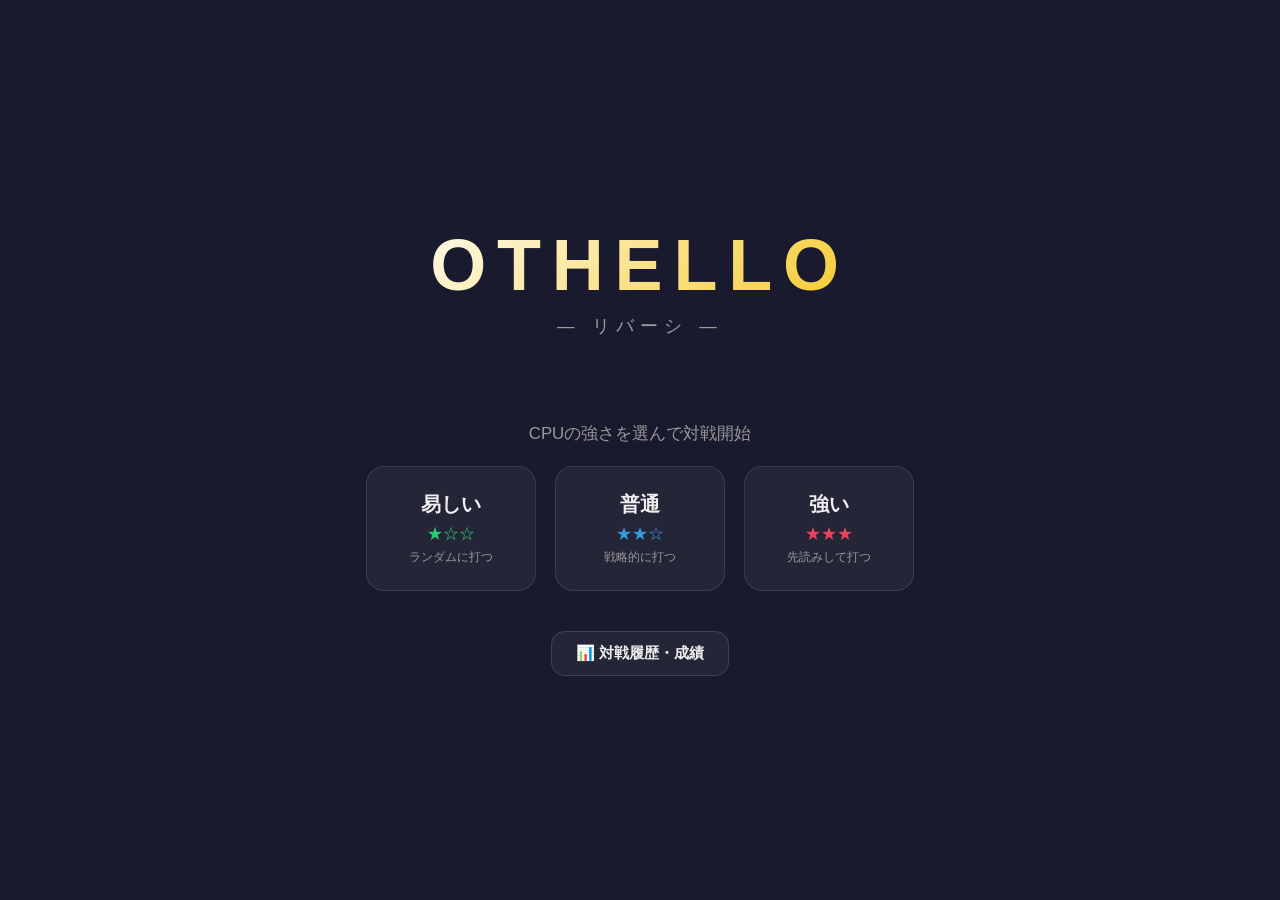
<file: index.html>
<!DOCTYPE html>
<html lang="ja">
<head>
  <meta charset="UTF-8">
  <meta name="viewport" content="width=device-width, initial-scale=1.0">
  <title>オセロ</title>
  <link rel="stylesheet" href="style.css">
  <style>
    body { justify-content: center; }

    .title-screen {
      text-align: center;
      animation: fadeIn 0.8s ease both;
    }

    .title-screen h1 {
      font-size: 4.5rem;
      font-weight: 900;
      letter-spacing: 0.15em;
      margin-bottom: 0.1em;
      background: linear-gradient(135deg, #fff 0%, var(--gold) 100%);
      -webkit-background-clip: text;
      -webkit-text-fill-color: transparent;
      background-clip: text;
    }

    .title-screen .subtitle {
      font-size: 1.1rem;
      color: var(--text-dim);
      letter-spacing: 0.35em;
      margin-bottom: 3em;
    }

    .section-label {
      font-size: 1.05rem;
      color: var(--text-dim);
      margin-bottom: 1.2em;
    }

    .difficulty-row {
      display: flex;
      gap: 1.2em;
      justify-content: center;
      flex-wrap: wrap;
      margin-bottom: 2.5em;
    }

    .diff-card {
      position: relative;
      width: 170px;
      padding: 1.5em 1.2em;
      border: 1.5px solid rgba(255,255,255,0.1);
      border-radius: 18px;
      background: var(--bg-card);
      cursor: pointer;
      transition: all 0.3s ease;
      text-decoration: none;
      color: var(--text);
      backdrop-filter: blur(4px);
    }
    .diff-card:hover {
      transform: translateY(-6px);
      box-shadow: 0 12px 35px rgba(233,69,96,0.25);
    }
    .diff-card.easy:hover   { border-color: var(--green); box-shadow: 0 12px 35px rgba(46,204,113,0.25); }
    .diff-card.normal:hover { border-color: var(--blue);  box-shadow: 0 12px 35px rgba(52,152,219,0.25); }
    .diff-card.hard:hover   { border-color: var(--accent); }

    .diff-card .name {
      font-size: 1.25rem;
      font-weight: 800;
      margin-bottom: 0.3em;
    }
    .diff-card .stars {
      font-size: 1rem;
      margin-bottom: 0.3em;
    }
    .diff-card.easy   .stars { color: var(--green); }
    .diff-card.normal .stars { color: var(--blue); }
    .diff-card.hard   .stars { color: var(--accent); }
    .diff-card .desc {
      font-size: 0.78rem;
      color: var(--text-dim);
    }

    .bottom-links {
      display: flex;
      justify-content: center;
      gap: 1em;
    }

    /* Stats mini-preview */
    .stats-preview {
      display: flex;
      gap: 1.5em;
      justify-content: center;
      margin-bottom: 2em;
      flex-wrap: wrap;
    }
    .stat-mini {
      text-align: center;
    }
    .stat-mini .num {
      font-size: 1.6rem;
      font-weight: 800;
    }
    .stat-mini .label {
      font-size: 0.75rem;
      color: var(--text-dim);
    }

    @media (max-width: 520px) {
      .title-screen h1 { font-size: 3rem; }
      .diff-card { width: 140px; padding: 1.2em 1em; }
    }
  </style>
</head>
<body>

<div class="title-screen">
  <h1>OTHELLO</h1>
  <div class="subtitle">— リバーシ —</div>

  <!-- Stats preview -->
  <div class="stats-preview" id="stats-preview"></div>

  <div class="section-label">CPUの強さを選んで対戦開始</div>
  <div class="difficulty-row">
    <a class="diff-card easy" href="game.html?d=easy">
      <div class="name">易しい</div>
      <div class="stars">★☆☆</div>
      <div class="desc">ランダムに打つ</div>
    </a>
    <a class="diff-card normal" href="game.html?d=normal">
      <div class="name">普通</div>
      <div class="stars">★★☆</div>
      <div class="desc">戦略的に打つ</div>
    </a>
    <a class="diff-card hard" href="game.html?d=hard">
      <div class="name">強い</div>
      <div class="stars">★★★</div>
      <div class="desc">先読みして打つ</div>
    </a>
  </div>

  <div class="bottom-links">
    <a class="btn" href="history.html">📊 対戦履歴・成績</a>
  </div>
</div>

<script src="storage.js"></script>
<script>
  // Show quick stats if any matches exist
  const stats = Storage.getStats();
  const el = document.getElementById('stats-preview');
  if (stats.total > 0) {
    el.innerHTML = `
      <div class="stat-mini">
        <div class="num">${stats.total}</div>
        <div class="label">対戦数</div>
      </div>
      <div class="stat-mini">
        <div class="num" style="color:var(--gold)">${stats.wins}</div>
        <div class="label">勝ち</div>
      </div>
      <div class="stat-mini">
        <div class="num" style="color:var(--accent)">${stats.losses}</div>
        <div class="label">負け</div>
      </div>
      <div class="stat-mini">
        <div class="num">${stats.winRate}%</div>
        <div class="label">勝率</div>
      </div>
    `;
  }
</script>
</body>
</html>
</file>
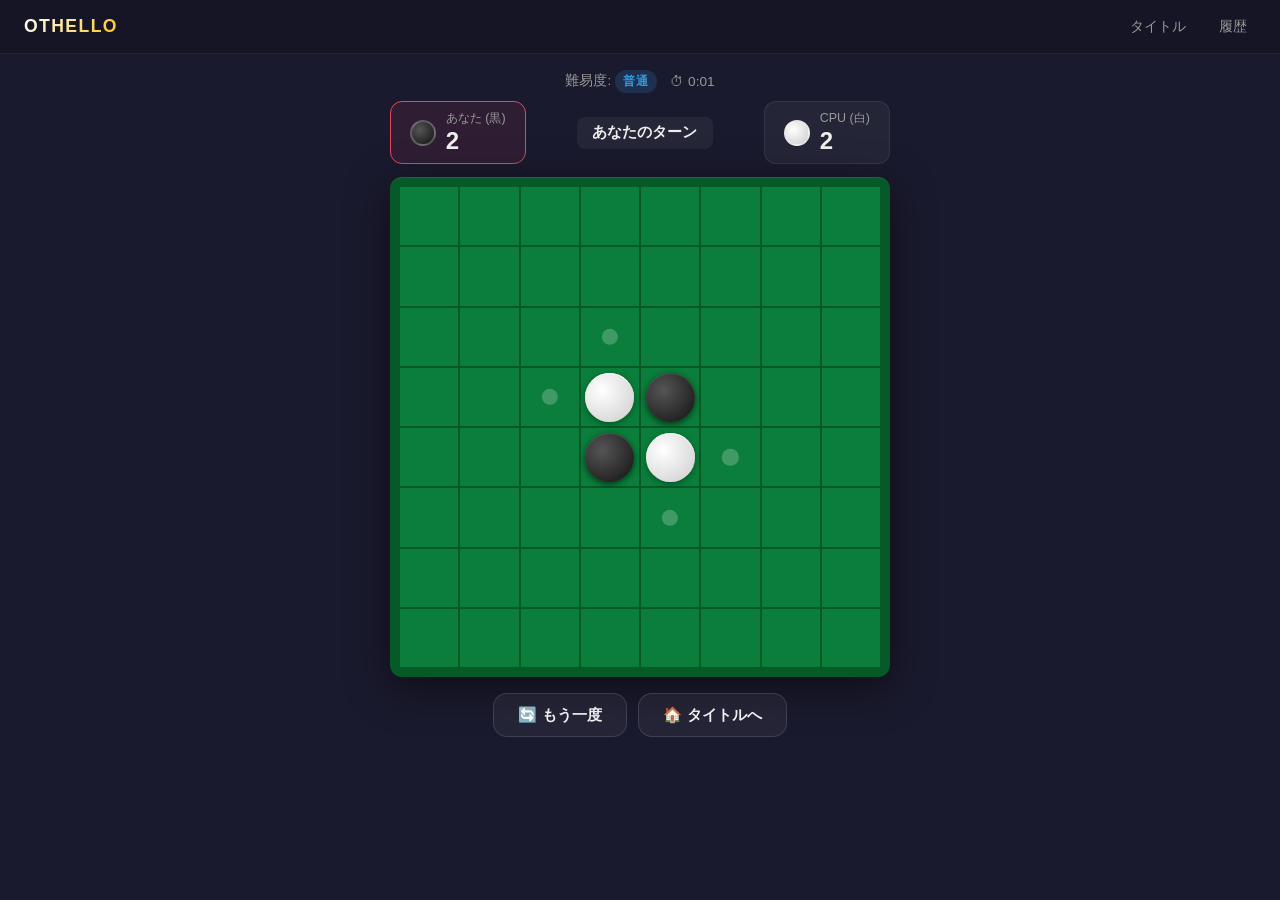
<file: game.html>
<!DOCTYPE html>
<html lang="ja">
<head>
  <meta charset="UTF-8">
  <meta name="viewport" content="width=device-width, initial-scale=1.0">
  <title>オセロ — 対戦</title>
  <link rel="stylesheet" href="style.css">
  <style>
    body { justify-content: flex-start; }

    .game-area {
      display: flex;
      flex-direction: column;
      align-items: center;
      padding: 1em 1em 2em;
      animation: fadeIn 0.5s ease both;
    }

    .game-header {
      display: flex;
      justify-content: space-between;
      align-items: center;
      width: min(82vw, 500px);
      margin-bottom: 0.8em;
      gap: 0.8em;
    }

    .turn-indicator {
      font-size: 0.95rem;
      font-weight: 600;
      padding: 0.35em 1em;
      border-radius: 8px;
      background: var(--bg-card);
      white-space: nowrap;
      text-align: center;
    }

    .game-info {
      display: flex;
      justify-content: center;
      align-items: center;
      gap: 1em;
      margin-bottom: 0.6em;
      font-size: 0.85rem;
      color: var(--text-dim);
    }

    .game-controls {
      margin-top: 1em;
      display: flex;
      gap: 0.7em;
      justify-content: center;
      flex-wrap: wrap;
    }

    @media (max-width: 520px) {
      .game-header { flex-wrap: wrap; justify-content: center; }
    }
  </style>
</head>
<body>

<!-- Nav -->
<div class="nav">
  <span class="logo">OTHELLO</span>
  <div class="nav-spacer"></div>
  <a href="index.html">タイトル</a>
  <a href="history.html">履歴</a>
</div>

<div class="game-area">
  <div class="game-info">
    <span>難易度: <span class="badge" id="diff-badge"></span></span>
    <span>⏱ <span id="timer">0:00</span></span>
  </div>

  <div class="game-header">
    <div class="score-box" id="score-black">
      <div class="stone-icon black"></div>
      <div>
        <div class="score-label">あなた (黒)</div>
        <div class="score-num" id="black-count">2</div>
      </div>
    </div>
    <div class="turn-indicator" id="turn-text">あなたのターン</div>
    <div class="score-box" id="score-white">
      <div class="stone-icon white"></div>
      <div>
        <div class="score-label">CPU (白)</div>
        <div class="score-num" id="white-count">2</div>
      </div>
    </div>
  </div>

  <div class="board-wrapper">
    <div class="board" id="board"></div>
  </div>

  <div class="game-controls">
    <button class="btn" onclick="resetGame()">🔄 もう一度</button>
    <a class="btn" href="index.html">🏠 タイトルへ</a>
  </div>
</div>

<!-- Result Overlay -->
<div class="overlay" id="result-overlay">
  <div class="result-card">
    <h2 id="result-title"></h2>
    <div class="result-score" id="result-score"></div>
    <div class="result-time" id="result-time"></div>
    <div class="buttons">
      <button class="btn primary" onclick="resetGame()">🔄 もう一度</button>
      <a class="btn" href="index.html">🏠 タイトルへ</a>
      <a class="btn" href="history.html">📊 戦績を見る</a>
    </div>
  </div>
</div>

<script src="storage.js"></script>
<script src="game.js"></script>
<script>
// ===== State =====
const params = new URLSearchParams(location.search);
const difficulty = params.get('d') || 'normal';

let board, currentPlayer, gameOver, cpuThinking;
let timerInterval, startTime, elapsedSec;

// ===== Init =====
function init() {
  // Set difficulty badge
  const badge = document.getElementById('diff-badge');
  badge.textContent = Storage.diffLabel(difficulty);
  badge.className = `badge ${difficulty}`;

  resetGame();
}

function resetGame() {
  // Close overlay
  document.getElementById('result-overlay').classList.remove('show');

  board = createBoard();
  currentPlayer = BLACK;
  gameOver = false;
  cpuThinking = false;

  // Reset timer
  clearInterval(timerInterval);
  startTime = Date.now();
  elapsedSec = 0;
  timerInterval = setInterval(updateTimer, 1000);

  renderBoard();
}

// ===== Timer =====
function updateTimer() {
  if (gameOver) return;
  elapsedSec = Math.floor((Date.now() - startTime) / 1000);
  const min = Math.floor(elapsedSec / 60);
  const sec = String(elapsedSec % 60).padStart(2, '0');
  document.getElementById('timer').textContent = `${min}:${sec}`;
}

// ===== Rendering =====
function renderBoard() {
  const el = document.getElementById('board');
  el.innerHTML = '';
  const validMoves = gameOver ? [] : getValidMoves(board, currentPlayer);
  const validSet = new Set(validMoves.map(m => `${m.r},${m.c}`));

  for (let r = 0; r < 8; r++) {
    for (let c = 0; c < 8; c++) {
      const cell = document.createElement('div');
      cell.className = 'cell';
      if (currentPlayer === BLACK && validSet.has(`${r},${c}`) && !cpuThinking) {
        cell.classList.add('hint');
      }
      if (board[r][c] !== EMPTY) {
        const piece = document.createElement('div');
        piece.className = `piece ${board[r][c] === BLACK ? 'black' : 'white'}`;
        cell.appendChild(piece);
      }
      cell.addEventListener('click', () => onCellClick(r, c));
      el.appendChild(cell);
    }
  }

  const { black, white } = countPieces(board);
  document.getElementById('black-count').textContent = black;
  document.getElementById('white-count').textContent = white;

  document.getElementById('score-black').classList.toggle('active', currentPlayer === BLACK && !gameOver);
  document.getElementById('score-white').classList.toggle('active', currentPlayer === WHITE && !gameOver);

  if (!gameOver) {
    document.getElementById('turn-text').textContent =
      currentPlayer === BLACK ? 'あなたのターン' : 'CPU思考中…';
  }
}

function animateMove(r, c, flips, player, callback) {
  const cells = document.querySelectorAll('#board .cell');
  const idx = r * 8 + c;
  const cell = cells[idx];

  // Place stone
  const piece = document.createElement('div');
  piece.className = `piece ${player === BLACK ? 'black' : 'white'} placing`;
  cell.appendChild(piece);

  // Flip stones with stagger
  setTimeout(() => {
    for (let i = 0; i < flips.length; i++) {
      const [fr, fc] = flips[i];
      const flipCell = cells[fr * 8 + fc];
      const oldPiece = flipCell.querySelector('.piece');
      if (oldPiece) {
        setTimeout(() => {
          oldPiece.classList.add('flipping');
          setTimeout(() => {
            oldPiece.className = `piece ${player === BLACK ? 'black' : 'white'}`;
          }, 190);
        }, i * 55);
      }
    }
    setTimeout(callback, flips.length * 55 + 280);
  }, 350);
}

// ===== Game Flow =====
function onCellClick(r, c) {
  if (gameOver || currentPlayer !== BLACK || cpuThinking) return;

  const flips = getFlips(board, r, c, BLACK);
  if (flips.length === 0) return;

  const result = applyMove(board, r, c, BLACK);
  board = result.board;
  currentPlayer = WHITE;
  renderBoard();

  animateMove(r, c, result.flips, BLACK, () => {
    advanceTurn();
  });
}

function advanceTurn() {
  // Check if current player can move
  if (getValidMoves(board, currentPlayer).length === 0) {
    if (getValidMoves(board, -currentPlayer).length === 0) {
      endGame();
      return;
    }
    // Pass
    currentPlayer = -currentPlayer;
    if (getValidMoves(board, currentPlayer).length === 0) {
      endGame();
      return;
    }
  }

  renderBoard();

  if (currentPlayer === WHITE && !gameOver) {
    cpuThinking = true;
    renderBoard();
    setTimeout(cpuTurn, 350);
  }
}

function cpuTurn() {
  const move = getAiMove(board, difficulty);
  if (!move) {
    cpuThinking = false;
    currentPlayer = BLACK;
    advanceTurn();
    return;
  }

  const result = applyMove(board, move.r, move.c, WHITE);
  board = result.board;
  currentPlayer = BLACK;
  renderBoard();

  animateMove(move.r, move.c, result.flips, WHITE, () => {
    cpuThinking = false;
    advanceTurn();
  });
}

function endGame() {
  gameOver = true;
  clearInterval(timerInterval);
  updateTimer();
  renderBoard();

  const { black, white } = countPieces(board);

  let resultKey, title, titleColor;
  if (black > white) {
    resultKey = 'win';
    title = '🎉 あなたの勝ち！';
    titleColor = '#f5c518';
  } else if (white > black) {
    resultKey = 'lose';
    title = '😢 CPUの勝ち…';
    titleColor = '#e94560';
  } else {
    resultKey = 'draw';
    title = '🤝 引き分け';
    titleColor = '#eee';
  }

  document.getElementById('turn-text').textContent = '対局終了';

  // Save to history
  Storage.saveMatch({
    difficulty,
    playerScore: black,
    cpuScore: white,
    result: resultKey,
    durationSec: elapsedSec,
  });

  // Show overlay
  const titleEl = document.getElementById('result-title');
  titleEl.textContent = title;
  titleEl.style.color = titleColor;
  document.getElementById('result-score').textContent = `⚫ ${black}  —  ${white} ⚪`;

  const min = Math.floor(elapsedSec / 60);
  const sec = String(elapsedSec % 60).padStart(2, '0');
  document.getElementById('result-time').textContent = `対局時間: ${min}:${sec}`;

  setTimeout(() => {
    document.getElementById('result-overlay').classList.add('show');
  }, 500);
}

// ===== Start =====
init();
</script>

</body>
</html>
</file>
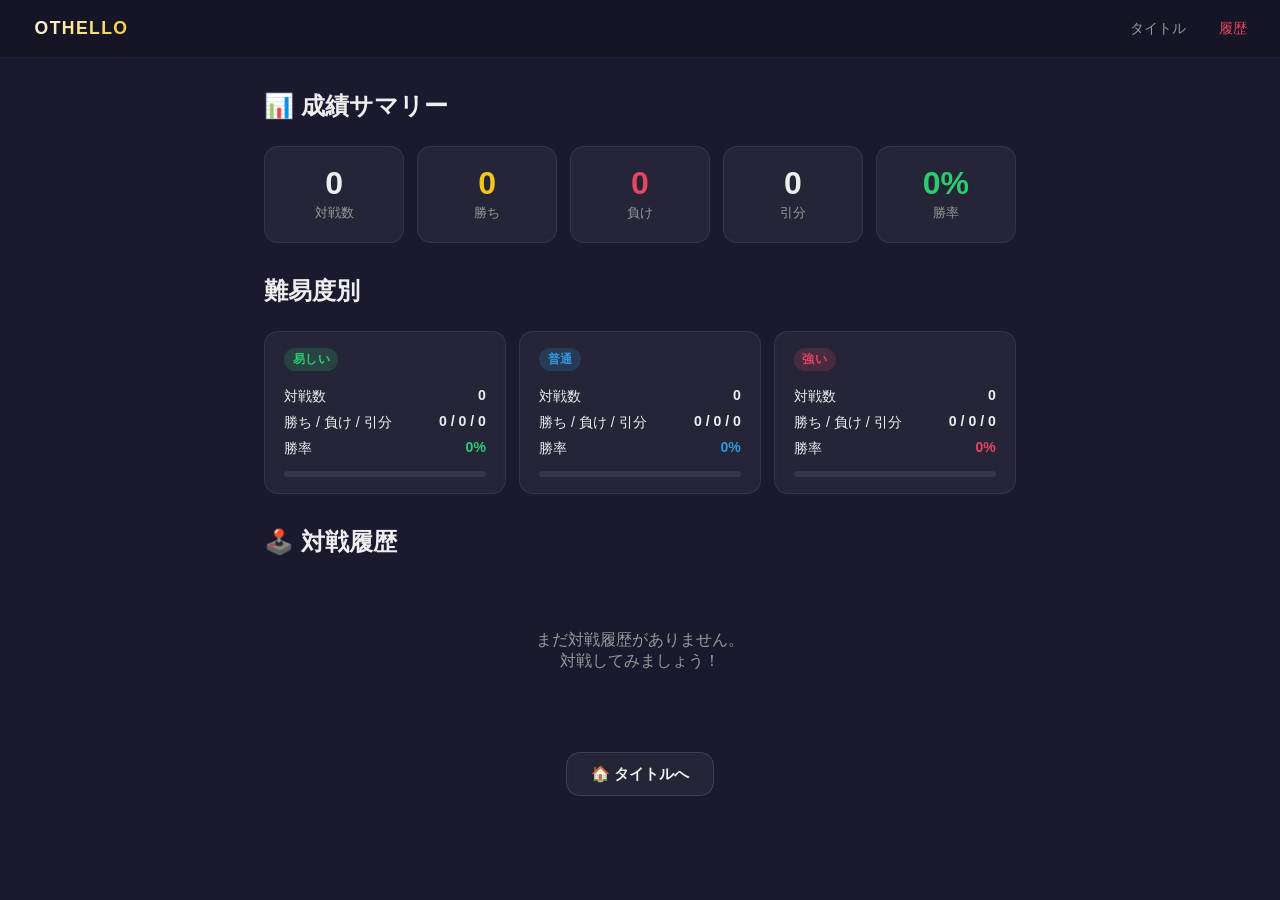
<file: history.html>
<!DOCTYPE html>
<html lang="ja">
<head>
  <meta charset="UTF-8">
  <meta name="viewport" content="width=device-width, initial-scale=1.0">
  <title>オセロ — 対戦履歴</title>
  <link rel="stylesheet" href="style.css">
  <style>
    body { justify-content: flex-start; }

    .page { animation: fadeIn 0.5s ease both; }

    h2 {
      font-size: 1.5rem;
      font-weight: 800;
      margin-bottom: 1em;
    }

    /* Overall Stats Row */
    .stats-grid {
      display: grid;
      grid-template-columns: repeat(auto-fit, minmax(100px, 1fr));
      gap: 0.8em;
      margin-bottom: 2em;
    }

    .stat-card {
      text-align: center;
      padding: 1.2em 0.5em;
    }
    .stat-card .num {
      font-size: 2rem;
      font-weight: 900;
      line-height: 1.1;
    }
    .stat-card .label {
      font-size: 0.8rem;
      color: var(--text-dim);
      margin-top: 0.3em;
    }

    /* Per-difficulty breakdown */
    .diff-stats {
      display: grid;
      grid-template-columns: repeat(auto-fit, minmax(200px, 1fr));
      gap: 0.8em;
      margin-bottom: 2em;
    }

    .diff-stat-card {
      padding: 1em 1.2em;
    }
    .diff-stat-card .head {
      display: flex;
      align-items: center;
      gap: 0.5em;
      margin-bottom: 0.8em;
      font-weight: 700;
    }
    .diff-stat-card .row {
      display: flex;
      justify-content: space-between;
      font-size: 0.88rem;
      padding: 0.25em 0;
    }
    .diff-stat-card .row .val { font-weight: 700; }

    /* Win-rate bar */
    .winrate-bar {
      height: 6px;
      border-radius: 3px;
      background: rgba(255,255,255,0.08);
      margin-top: 0.6em;
      overflow: hidden;
    }
    .winrate-bar .fill {
      height: 100%;
      border-radius: 3px;
      transition: width 0.5s ease;
    }
    .winrate-bar .fill.easy   { background: var(--green); }
    .winrate-bar .fill.normal { background: var(--blue); }
    .winrate-bar .fill.hard   { background: var(--accent); }

    /* Match history table */
    .history-section { margin-bottom: 2em; }

    .history-table-wrap {
      overflow-x: auto;
      border-radius: var(--radius);
      border: 1px solid rgba(255,255,255,0.06);
    }

    table {
      width: 100%;
      border-collapse: collapse;
      font-size: 0.88rem;
    }
    thead {
      background: rgba(255,255,255,0.04);
    }
    th {
      padding: 0.8em 1em;
      text-align: left;
      font-weight: 700;
      font-size: 0.8rem;
      color: var(--text-dim);
      text-transform: uppercase;
      letter-spacing: 0.05em;
      white-space: nowrap;
    }
    td {
      padding: 0.7em 1em;
      border-top: 1px solid rgba(255,255,255,0.04);
      white-space: nowrap;
    }
    tbody tr:hover {
      background: rgba(255,255,255,0.03);
    }

    .empty-state {
      text-align: center;
      padding: 3em 1em;
      color: var(--text-dim);
      font-size: 1rem;
    }

    .bottom-actions {
      display: flex;
      gap: 0.8em;
      justify-content: center;
      flex-wrap: wrap;
      margin-top: 1em;
    }

    /* Confirm dialog */
    .confirm-overlay {
      display: none;
      position: fixed; inset: 0;
      background: rgba(0,0,0,0.7);
      justify-content: center;
      align-items: center;
      z-index: 200;
    }
    .confirm-overlay.show { display: flex; }
    .confirm-box {
      background: var(--bg-mid);
      border: 1px solid rgba(255,255,255,0.12);
      border-radius: 16px;
      padding: 2em 2.5em;
      text-align: center;
    }
    .confirm-box p {
      margin-bottom: 1.5em;
      font-size: 1.05rem;
    }
    .confirm-box .buttons {
      display: flex; gap: 0.8em; justify-content: center;
    }
  </style>
</head>
<body>

<!-- Nav -->
<div class="nav">
  <a class="logo" href="index.html">OTHELLO</a>
  <div class="nav-spacer"></div>
  <a href="index.html">タイトル</a>
  <a href="history.html" class="active">履歴</a>
</div>

<div class="page">
  <h2>📊 成績サマリー</h2>

  <!-- Overall stats -->
  <div class="stats-grid" id="overall-stats"></div>

  <!-- Per-difficulty -->
  <h2>難易度別</h2>
  <div class="diff-stats" id="diff-stats"></div>

  <!-- Match history -->
  <div class="history-section">
    <h2>🕹️ 対戦履歴</h2>
    <div id="history-content"></div>
  </div>

  <div class="bottom-actions">
    <a class="btn" href="index.html">🏠 タイトルへ</a>
    <button class="btn danger" id="clear-btn" onclick="showClearConfirm()">🗑️ 履歴を削除</button>
  </div>
</div>

<!-- Confirm Dialog -->
<div class="confirm-overlay" id="confirm-overlay">
  <div class="confirm-box">
    <p>⚠️ すべての対戦履歴を削除しますか？<br><small style="color:var(--text-dim)">この操作は取り消せません</small></p>
    <div class="buttons">
      <button class="btn danger" onclick="doClear()">削除する</button>
      <button class="btn" onclick="hideClearConfirm()">キャンセル</button>
    </div>
  </div>
</div>

<script src="storage.js"></script>
<script>
function render() {
  const history = Storage.getHistory();
  const stats = Storage.getStats();

  // ===== Overall Stats =====
  document.getElementById('overall-stats').innerHTML = `
    <div class="card stat-card">
      <div class="num">${stats.total}</div>
      <div class="label">対戦数</div>
    </div>
    <div class="card stat-card">
      <div class="num" style="color:var(--gold)">${stats.wins}</div>
      <div class="label">勝ち</div>
    </div>
    <div class="card stat-card">
      <div class="num" style="color:var(--accent)">${stats.losses}</div>
      <div class="label">負け</div>
    </div>
    <div class="card stat-card">
      <div class="num">${stats.draws}</div>
      <div class="label">引分</div>
    </div>
    <div class="card stat-card">
      <div class="num" style="color:var(--green)">${stats.winRate}%</div>
      <div class="label">勝率</div>
    </div>
  `;

  // ===== Per-Difficulty Stats =====
  const diffs = ['easy', 'normal', 'hard'];
  const diffLabels = { easy: '易しい', normal: '普通', hard: '強い' };
  const diffColors = { easy: 'var(--green)', normal: 'var(--blue)', hard: 'var(--accent)' };

  let diffHtml = '';
  for (const d of diffs) {
    const s = Storage.getStats(d);
    diffHtml += `
      <div class="card diff-stat-card">
        <div class="head">
          <span class="badge ${d}">${diffLabels[d]}</span>
        </div>
        <div class="row"><span>対戦数</span><span class="val">${s.total}</span></div>
        <div class="row"><span>勝ち / 負け / 引分</span><span class="val">${s.wins} / ${s.losses} / ${s.draws}</span></div>
        <div class="row"><span>勝率</span><span class="val" style="color:${diffColors[d]}">${s.winRate}%</span></div>
        <div class="winrate-bar">
          <div class="fill ${d}" style="width:${s.winRate}%"></div>
        </div>
      </div>
    `;
  }
  document.getElementById('diff-stats').innerHTML = diffHtml;

  // ===== Match History Table =====
  const content = document.getElementById('history-content');
  const clearBtn = document.getElementById('clear-btn');

  if (history.length === 0) {
    content.innerHTML = `<div class="empty-state">まだ対戦履歴がありません。<br>対戦してみましょう！</div>`;
    clearBtn.style.display = 'none';
    return;
  }
  clearBtn.style.display = '';

  let rows = '';
  for (const m of history) {
    const date = new Date(m.date);
    const dateStr = `${date.getMonth()+1}/${date.getDate()} ${String(date.getHours()).padStart(2,'0')}:${String(date.getMinutes()).padStart(2,'0')}`;
    const min = Math.floor((m.durationSec || 0) / 60);
    const sec = String((m.durationSec || 0) % 60).padStart(2, '0');

    rows += `
      <tr>
        <td>${dateStr}</td>
        <td><span class="badge ${m.difficulty}">${Storage.diffLabel(m.difficulty)}</span></td>
        <td><span class="badge ${m.result}">${Storage.resultLabel(m.result)}</span></td>
        <td>⚫ ${m.playerScore} — ${m.cpuScore} ⚪</td>
        <td>${min}:${sec}</td>
      </tr>
    `;
  }

  content.innerHTML = `
    <div class="history-table-wrap">
      <table>
        <thead>
          <tr>
            <th>日時</th>
            <th>難易度</th>
            <th>結果</th>
            <th>スコア</th>
            <th>時間</th>
          </tr>
        </thead>
        <tbody>${rows}</tbody>
      </table>
    </div>
  `;
}

function showClearConfirm() {
  document.getElementById('confirm-overlay').classList.add('show');
}
function hideClearConfirm() {
  document.getElementById('confirm-overlay').classList.remove('show');
}
function doClear() {
  Storage.clearHistory();
  hideClearConfirm();
  render();
}

render();
</script>

</body>
</html>
</file>
<file: style.css>
/* ===== CSS Variables ===== */
:root {
  --board-bg: #0a7e3a;
  --board-border: #065a28;
  --cell-border: #0b6930;
  --bg-dark: #1a1a2e;
  --bg-mid: #16213e;
  --bg-card: rgba(255,255,255,0.05);
  --accent: #e94560;
  --accent-hover: #ff6b81;
  --text: #eee;
  --text-dim: #999;
  --gold: #f5c518;
  --green: #2ecc71;
  --blue: #3498db;
  --radius: 14px;
  --shadow: 0 4px 20px rgba(0,0,0,0.3);
}

/* ===== Reset & Base ===== */
* { margin: 0; padding: 0; box-sizing: border-box; }

body {
  font-family: 'Segoe UI', 'Hiragino Sans', 'Noto Sans JP', sans-serif;
  background: var(--bg-dark);
  color: var(--text);
  min-height: 100vh;
  display: flex;
  flex-direction: column;
  align-items: center;
}

a { color: var(--accent); text-decoration: none; transition: color 0.2s; }
a:hover { color: var(--accent-hover); }

/* ===== Animations ===== */
@keyframes fadeIn {
  from { opacity: 0; transform: translateY(18px); }
  to   { opacity: 1; transform: translateY(0); }
}
@keyframes fadeInFast {
  from { opacity: 0; }
  to   { opacity: 1; }
}
@keyframes placeStone {
  0%   { transform: scale(0) rotateY(0deg); }
  60%  { transform: scale(1.15) rotateY(180deg); }
  100% { transform: scale(1) rotateY(360deg); }
}
@keyframes flipStone {
  0%   { transform: scaleX(1); }
  50%  { transform: scaleX(0); }
  100% { transform: scaleX(1); }
}

.animate-in { animation: fadeIn 0.6s ease both; }

/* ===== Common Button ===== */
.btn {
  display: inline-flex;
  align-items: center;
  gap: 0.5em;
  padding: 0.7em 1.6em;
  border: 1.5px solid rgba(255,255,255,0.13);
  border-radius: var(--radius);
  background: var(--bg-card);
  color: var(--text);
  font-size: 0.95rem;
  font-weight: 600;
  cursor: pointer;
  transition: all 0.25s ease;
  backdrop-filter: blur(4px);
  text-decoration: none;
}
.btn:hover {
  border-color: var(--accent);
  background: rgba(233, 69, 96, 0.15);
  transform: translateY(-2px);
  box-shadow: 0 6px 20px rgba(233, 69, 96, 0.25);
  color: var(--text);
}
.btn.primary {
  background: var(--accent);
  border-color: var(--accent);
}
.btn.primary:hover {
  background: var(--accent-hover);
  border-color: var(--accent-hover);
}
.btn.danger {
  border-color: rgba(231,76,60,0.4);
}
.btn.danger:hover {
  border-color: #e74c3c;
  background: rgba(231,76,60,0.2);
  box-shadow: 0 6px 20px rgba(231,76,60,0.25);
}

/* ===== Card ===== */
.card {
  background: var(--bg-card);
  border: 1px solid rgba(255,255,255,0.08);
  border-radius: var(--radius);
  padding: 1.5em;
  backdrop-filter: blur(4px);
}

/* ===== Page Container ===== */
.page {
  width: 100%;
  max-width: 800px;
  padding: 2em 1.5em;
}

/* ===== Nav Bar ===== */
.nav {
  width: 100%;
  padding: 0.8em 1.5em;
  display: flex;
  align-items: center;
  gap: 1em;
  border-bottom: 1px solid rgba(255,255,255,0.06);
  background: rgba(0,0,0,0.2);
}
.nav .logo {
  font-weight: 900;
  font-size: 1.1rem;
  letter-spacing: 0.08em;
  background: linear-gradient(135deg, #fff, var(--gold));
  -webkit-background-clip: text;
  -webkit-text-fill-color: transparent;
  background-clip: text;
}
.nav a {
  font-size: 0.9rem;
  color: var(--text-dim);
  padding: 0.3em 0.6em;
  border-radius: 6px;
  transition: all 0.2s;
}
.nav a:hover { color: var(--text); background: rgba(255,255,255,0.06); }
.nav a.active { color: var(--accent); }
.nav-spacer { flex: 1; }

/* ===== Score Box (Game) ===== */
.score-box {
  display: flex;
  align-items: center;
  gap: 0.6em;
  padding: 0.5em 1.2em;
  border-radius: 12px;
  background: var(--bg-card);
  border: 1.5px solid rgba(255,255,255,0.08);
  min-width: 100px;
  transition: border-color 0.3s, background 0.3s;
}
.score-box.active {
  border-color: var(--accent);
  background: rgba(233, 69, 96, 0.1);
}
.stone-icon {
  width: 26px; height: 26px;
  border-radius: 50%;
  border: 2px solid rgba(255,255,255,0.25);
  flex-shrink: 0;
}
.stone-icon.black { background: radial-gradient(circle at 35% 35%, #555, #111); }
.stone-icon.white { background: radial-gradient(circle at 35% 35%, #fff, #ccc); }
.score-label { font-size: 0.78rem; color: var(--text-dim); }
.score-num  { font-size: 1.5rem; font-weight: 800; }

/* ===== Board ===== */
.board-wrapper {
  display: inline-block;
  padding: 10px;
  background: var(--board-border);
  border-radius: 12px;
  box-shadow: 0 10px 40px rgba(0,0,0,0.5), inset 0 1px 0 rgba(255,255,255,0.08);
}
.board {
  display: grid;
  grid-template-columns: repeat(8, 1fr);
  gap: 2px;
  width: min(82vw, 480px);
  height: min(82vw, 480px);
}
.cell {
  background: var(--board-bg);
  position: relative;
  cursor: pointer;
  transition: background 0.15s;
}
.cell:hover { background: #0c9244; }
.cell.hint::after {
  content: '';
  position: absolute;
  top: 50%; left: 50%;
  width: 28%; height: 28%;
  border-radius: 50%;
  background: rgba(255,255,255,0.22);
  transform: translate(-50%, -50%);
  pointer-events: none;
}
.cell .piece {
  position: absolute;
  top: 8%; left: 8%;
  width: 84%; height: 84%;
  border-radius: 50%;
}
.cell .piece.black {
  background: radial-gradient(circle at 35% 35%, #555, #111);
  box-shadow: 0 2px 6px rgba(0,0,0,0.6), inset 0 1px 1px rgba(255,255,255,0.12);
}
.cell .piece.white {
  background: radial-gradient(circle at 35% 35%, #fff, #ccc);
  box-shadow: 0 2px 6px rgba(0,0,0,0.35), inset 0 1px 1px rgba(255,255,255,0.8);
}
.cell .piece.placing { animation: placeStone 0.45s ease forwards; }
.cell .piece.flipping { animation: flipStone 0.38s ease forwards; }

/* ===== Result Overlay ===== */
.overlay {
  display: none;
  position: fixed; inset: 0;
  background: rgba(0,0,0,0.72);
  justify-content: center;
  align-items: center;
  z-index: 100;
}
.overlay.show { display: flex; animation: fadeInFast 0.35s ease; }
.result-card {
  background: var(--bg-mid);
  border: 1px solid rgba(255,255,255,0.12);
  border-radius: 20px;
  padding: 2.5em 3em;
  text-align: center;
  animation: fadeIn 0.5s ease;
  max-width: 90vw;
}
.result-card h2 { font-size: 2rem; margin-bottom: 0.3em; }
.result-card .result-score {
  font-size: 1.2rem;
  color: var(--text-dim);
  margin-bottom: 0.5em;
}
.result-card .result-time {
  font-size: 0.85rem;
  color: var(--text-dim);
  margin-bottom: 1.5em;
}
.result-card .buttons { display: flex; gap: 0.7em; justify-content: center; flex-wrap: wrap; }

/* ===== Badge ===== */
.badge {
  display: inline-block;
  padding: 0.25em 0.7em;
  border-radius: 20px;
  font-size: 0.75rem;
  font-weight: 700;
  letter-spacing: 0.04em;
}
.badge.easy   { background: rgba(46,204,113,0.18); color: #2ecc71; }
.badge.normal { background: rgba(52,152,219,0.18); color: #3498db; }
.badge.hard   { background: rgba(233,69,96,0.18);  color: #e94560; }
.badge.win    { background: rgba(245,197,24,0.18);  color: var(--gold); }
.badge.lose   { background: rgba(233,69,96,0.18);   color: #e94560; }
.badge.draw   { background: rgba(255,255,255,0.1);  color: var(--text-dim); }

/* ===== Responsive ===== */
@media (max-width: 520px) {
  .board { width: 92vw; height: 92vw; }
  .page { padding: 1.2em 1em; }
  .result-card { padding: 1.8em 1.5em; }
}
</file>
